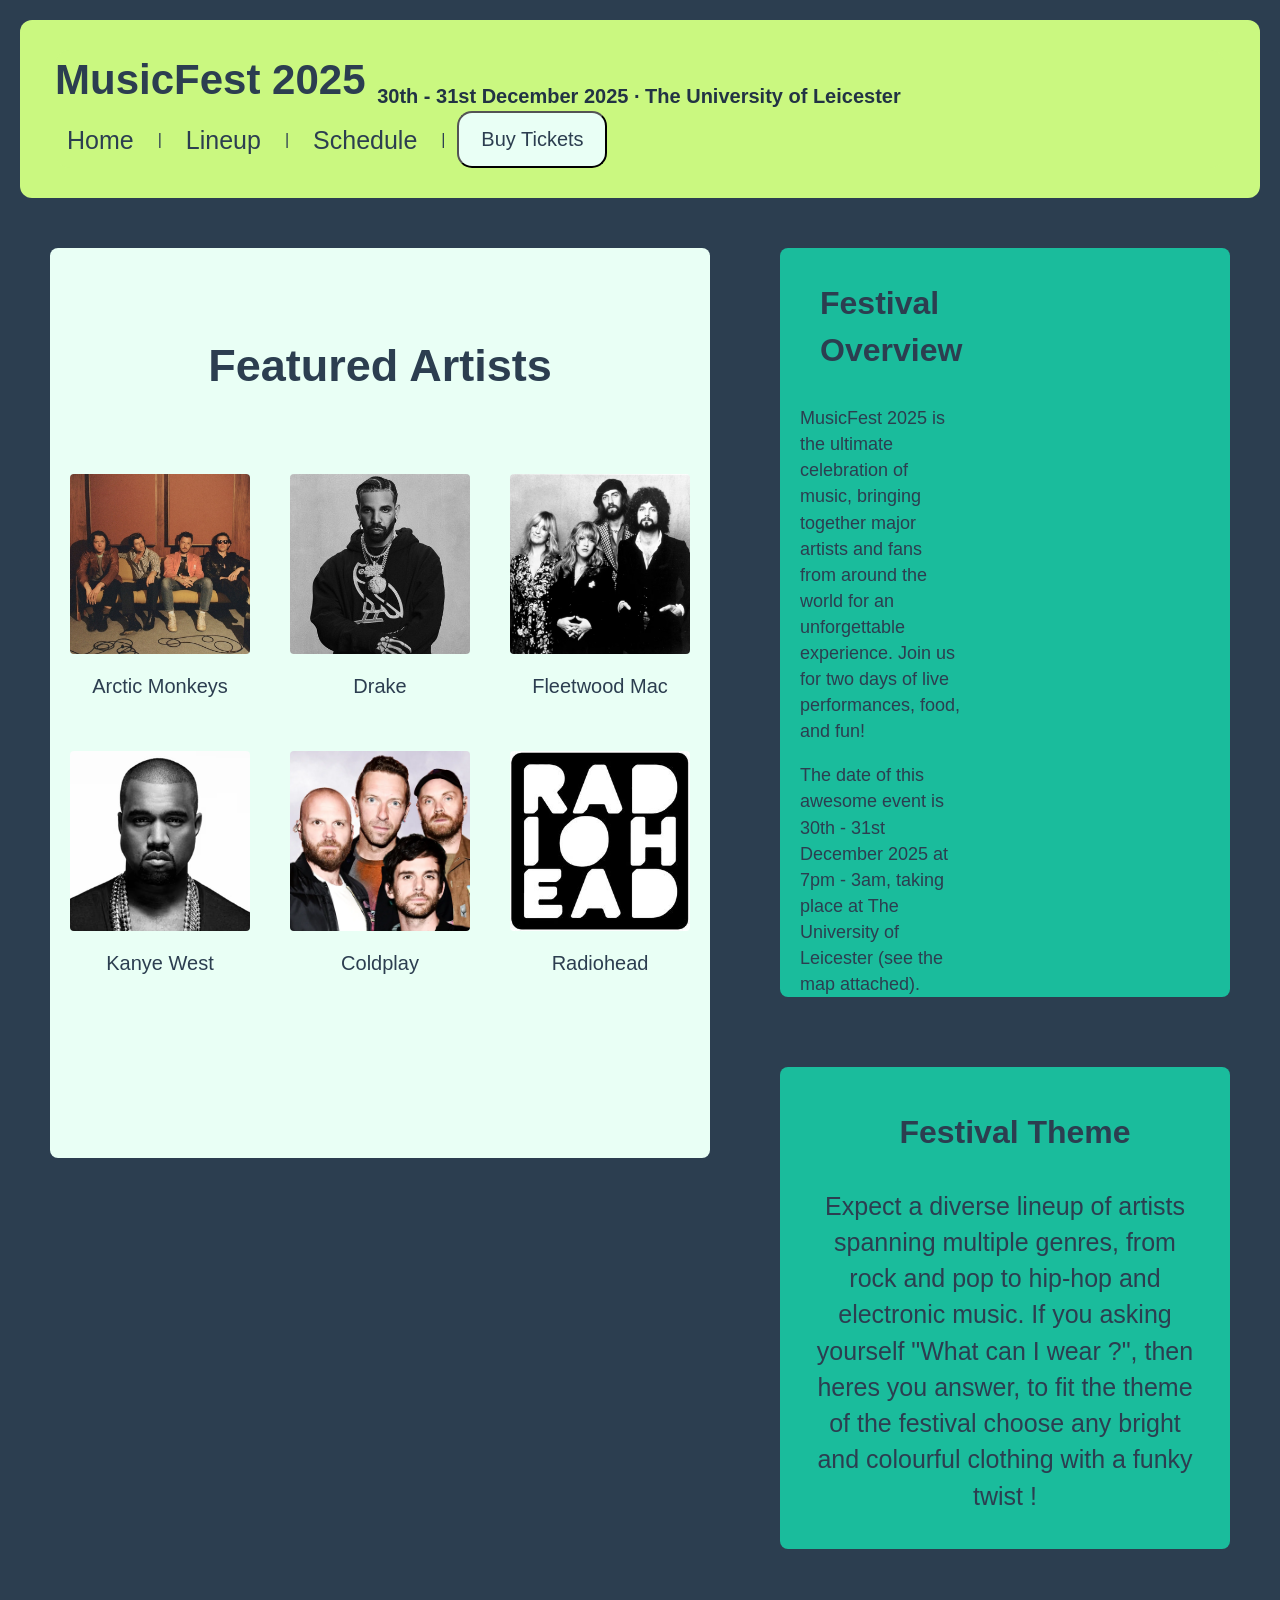
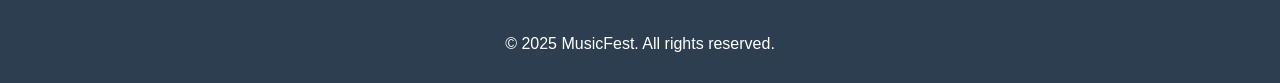
<file: Website/index.HTML>
<!DOCTYPE html>
<html lang = "en">
<head>
    <meta charset="UTF-8">
    <meta name="viewport" content="width=device-width, initial-scale=1">
    <title> MusicFest - Home </title>
    <link rel="stylesheet" href="styles.css">
</head>

<body>
    
        <header class = "site-header">
            <div class = "topbar">
                <h1 class= "site-title"> MusicFest 2025 <sub class = "sub">30th - 31st December 2025 · The University of Leicester</sub></h1>
                
                    <nav class = "main-nav">
                        <a href="index.html"> Home </a> |
                        <a href="lineup.html"> Lineup </a> |
                        <a href="schedule.html"> Schedule </a>|
                        <button onclick="location.href='tickets.html'"> Buy Tickets </button>
                    </nav>
                
            </div>
        </header>
    
    <section class ="main-layout">
        <div class = "right-column"> <!-- Splitting the containers to be formatted into columns -->
            <section>
                <div class = "Artists-Container">
                    <div class = "Artists-Text"> 
                        <h3> Featured Artists </h3>
                        <div class = "gallery">
                            <div class = "artist">
                                <img src="images/arctic_monkeys.jpg" alt="Arctic Monkeys">
                                <p> Arctic Monkeys </p>
                            </div>
                            <div class = "artist">
                                <img src="images/drake.jpg" alt="Drake">
                                <p> Drake </p>
                            </div>
                            <div class = "artist">
                                <img src="images/fleetwood_mac.jpg" alt="Fleetwood Mac" >
                                <p> Fleetwood Mac </p>
                            </div>
                            <div class = "artist">
                                <img src="images/kanye_west.jpg" alt="Kanye West">
                                <p> Kanye West </p>
                            </div>
                            <div class = "artist">
                                <img src="images/coldplay.jpg" alt="Coldplay">
                                <p> Coldplay </p>
                            </div>
                            <div class = "artist">
                                <img src="images/radiohead.jpg" alt="Radiohead">
                                <p> Radiohead </p>
                        </div>
                    </div>
                </div>
            </section>
        </div>
        <div class = "left-column"> <!-- Splitting the containers to be formatted into columns -->
            <section>
                <div class = "Overview-Container">
                    <div class = "Overview-Text">
                        <h3> Festival Overview </h3>
                        <p> MusicFest 2025 is the ultimate celebration of music, bringing together major artists and fans from around the world for an unforgettable experience. Join us for two days of live performances, food, and fun!</p>
                        
                        <p2> The date of this awesome event is 30th - 31st December 2025 at 7pm - 3am, taking place at The University of Leicester (see the map attached).</p2>
                    </div>
                        
                    <iframe src="https://www.google.com/maps/embed?pb=!1m18!1m12!1m3!1d1179.3588842800425!2d-1.1243527281259456!3d52.62113531505915!2m3!1f0!2f0!3f0!3m2!1i1024!2i768!4f13.1!3m3!1m2!1s0x4877612fa55d947f%3A0xf8da17fed74e0044!2sUniversity%20of%20Leicester!5e0!3m2!1sen!2suk!4v1764608103430!5m2!1sen!2suk" style="border:0;" allowfullscreen="" loading="lazy" referrerpolicy="no-referrer-when-downgrade"></iframe>

                </div>
            </section>
    
            <section>
                <div class = "Theme-Container">
                    <div class = "Theme-Text">
                        <h3> Festival Theme </h3>
                        <p>  Expect a diverse lineup of artists spanning multiple genres, from rock and pop to hip-hop and electronic music. If you asking yourself "What can I wear ?", then heres you answer, to fit the theme of the festival choose any bright and colourful clothing with a funky twist !</p>
                    </div>
                </div>
            </section> 
        </div>
    </section> 
    

    <footer>
        <p> &copy; 2025 MusicFest. All rights reserved. </p>
    </footer>
    
    <script src="script.js"></script>
</body>
</html>
</file>
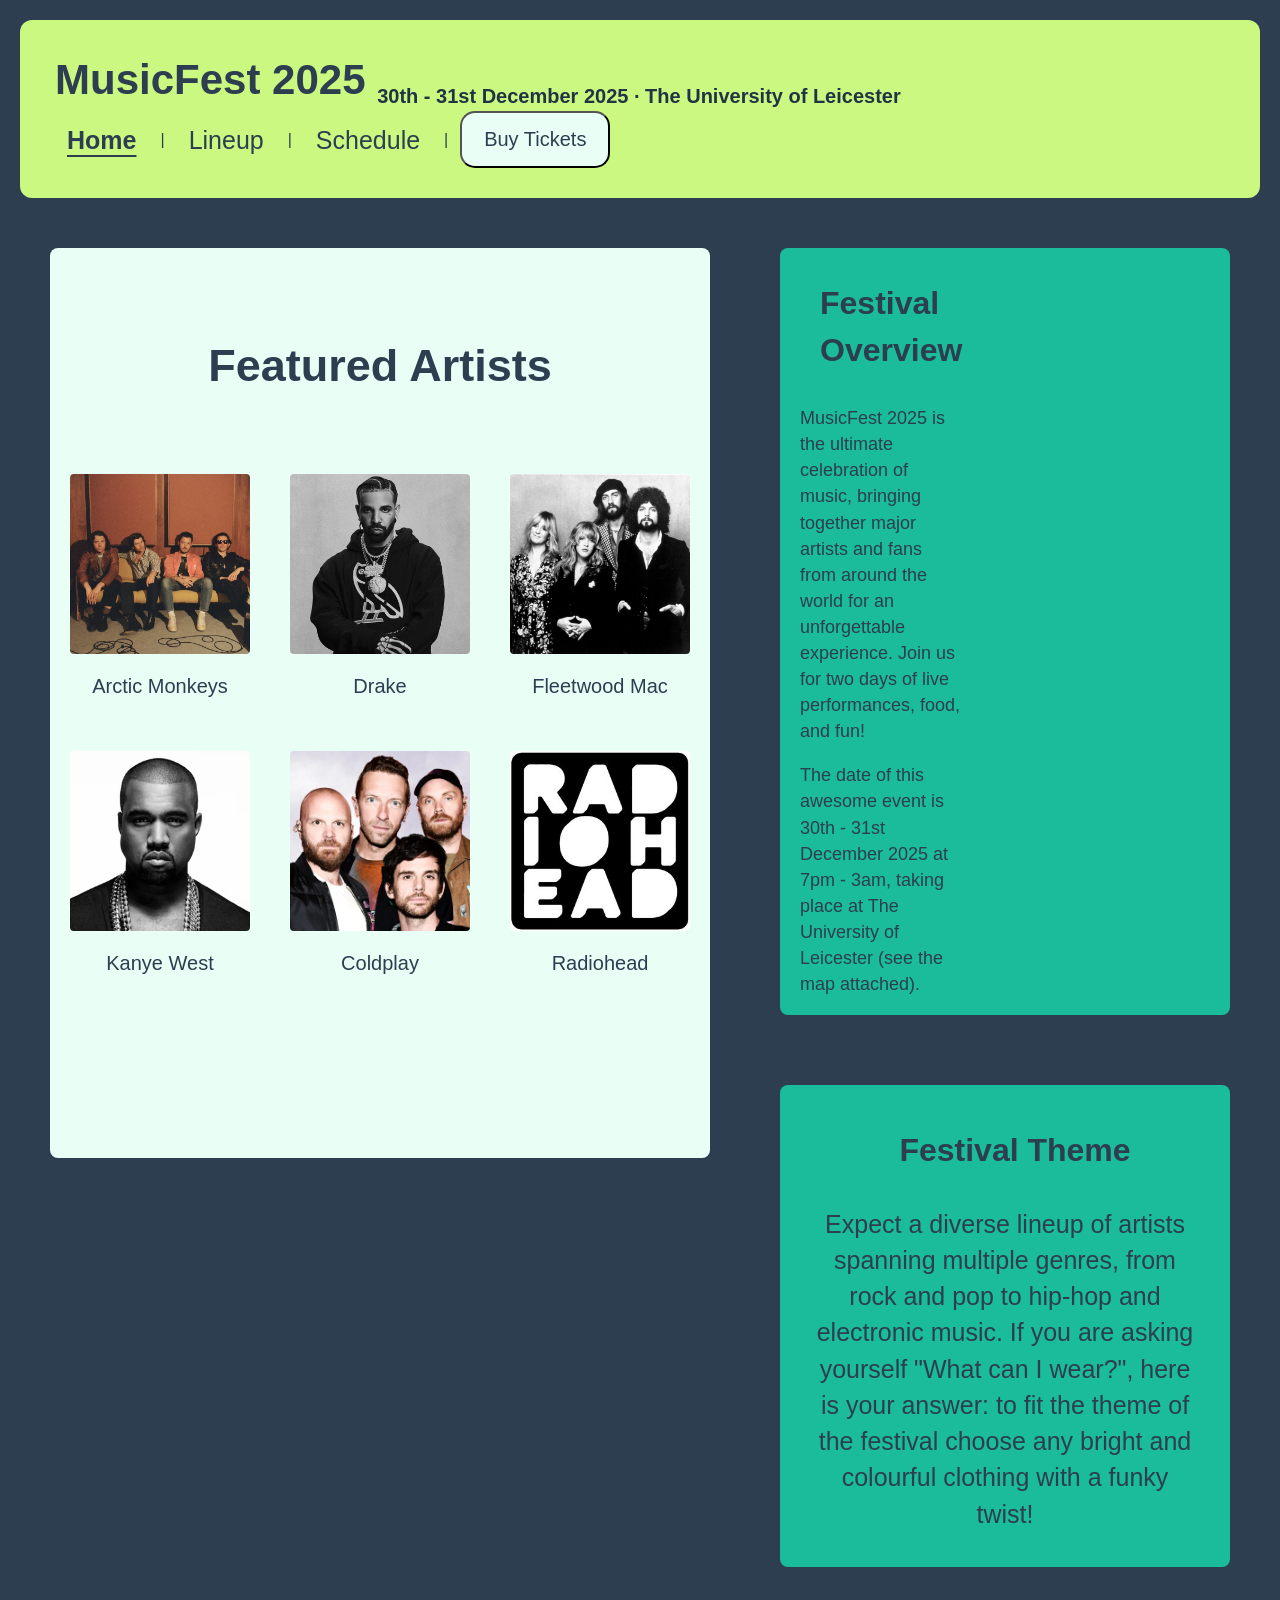
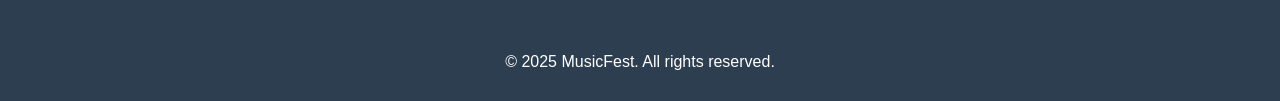
<file: Website/index.html>
<!DOCTYPE html>
<html lang = "en">
<head>
    <meta charset="UTF-8">
    <meta name="viewport" content="width=device-width, initial-scale=1">
    <meta name="description" content="MusicFest 2025: two days of live music at the University of Leicester, 30th - 31st December 2025.">
    <title> MusicFest - Home </title>
    <link rel="stylesheet" href="styles.css">
</head>

<body>
    
        <header class = "site-header">
            <div class = "topbar">
                <h1 class= "site-title"> MusicFest 2025 <sub class = "sub">30th - 31st December 2025 · The University of Leicester</sub></h1>
                
                    <nav class = "main-nav">
                        <a href="index.html" aria-current="page"> Home </a> |
                        <a href="lineup.html"> Lineup </a> |
                        <a href="schedule.html"> Schedule </a>|
                        <button onclick="location.href='tickets.html'"> Buy Tickets </button>
                    </nav>
                
            </div>
        </header>
    
    <section class ="main-layout">
        <div class = "right-column"> <!-- Splitting the containers to be formatted into columns -->
            <section>
                <div class = "Artists-Container">
                    <div class = "Artists-Text"> 
                        <h3> Featured Artists </h3>
                        <div class = "gallery">
                            <div class = "artist">
                                <img src="images/arctic_monkeys.jpg" alt="Arctic Monkeys">
                                <p> Arctic Monkeys </p>
                            </div>
                            <div class = "artist">
                                <img src="images/drake.jpg" alt="Drake">
                                <p> Drake </p>
                            </div>
                            <div class = "artist">
                                <img src="images/fleetwood_mac.jpg" alt="Fleetwood Mac" >
                                <p> Fleetwood Mac </p>
                            </div>
                            <div class = "artist">
                                <img src="images/kanye_west.jpg" alt="Kanye West">
                                <p> Kanye West </p>
                            </div>
                            <div class = "artist">
                                <img src="images/coldplay.jpg" alt="Coldplay">
                                <p> Coldplay </p>
                            </div>
                            <div class = "artist">
                                <img src="images/radiohead.jpg" alt="Radiohead">
                                <p> Radiohead </p>
                            </div>
                        </div>
                    </div>
                </div>
            </section>
        </div>
        <div class = "left-column"> <!-- Splitting the containers to be formatted into columns -->
            <section>
                <div class = "Overview-Container">
                    <div class = "Overview-Text">
                        <h3> Festival Overview </h3>
                        <p> MusicFest 2025 is the ultimate celebration of music, bringing together major artists and fans from around the world for an unforgettable experience. Join us for two days of live performances, food, and fun!</p>
                        
                        <p> The date of this awesome event is 30th - 31st December 2025 at 7pm - 3am, taking place at The University of Leicester (see the map attached).</p>
                    </div>
                        
                    <iframe title="Map of the University of Leicester" src="https://www.google.com/maps/embed?pb=!1m18!1m12!1m3!1d1179.3588842800425!2d-1.1243527281259456!3d52.62113531505915!2m3!1f0!2f0!3f0!3m2!1i1024!2i768!4f13.1!3m3!1m2!1s0x4877612fa55d947f%3A0xf8da17fed74e0044!2sUniversity%20of%20Leicester!5e0!3m2!1sen!2suk!4v1764608103430!5m2!1sen!2suk" style="border:0;" allowfullscreen="" loading="lazy" referrerpolicy="no-referrer-when-downgrade"></iframe>

                </div>
            </section>
    
            <section>
                <div class = "Theme-Container">
                    <div class = "Theme-Text">
                        <h3> Festival Theme </h3>
                        <p>  Expect a diverse lineup of artists spanning multiple genres, from rock and pop to hip-hop and electronic music. If you are asking yourself "What can I wear?", here is your answer: to fit the theme of the festival choose any bright and colourful clothing with a funky twist!</p>
                    </div>
                </div>
            </section> 
        </div>
    </section> 
    

    <footer>
        <p> &copy; 2025 MusicFest. All rights reserved. </p>
    </footer>
    
    <script src="script.js"></script>
</body>
</html>
</file>
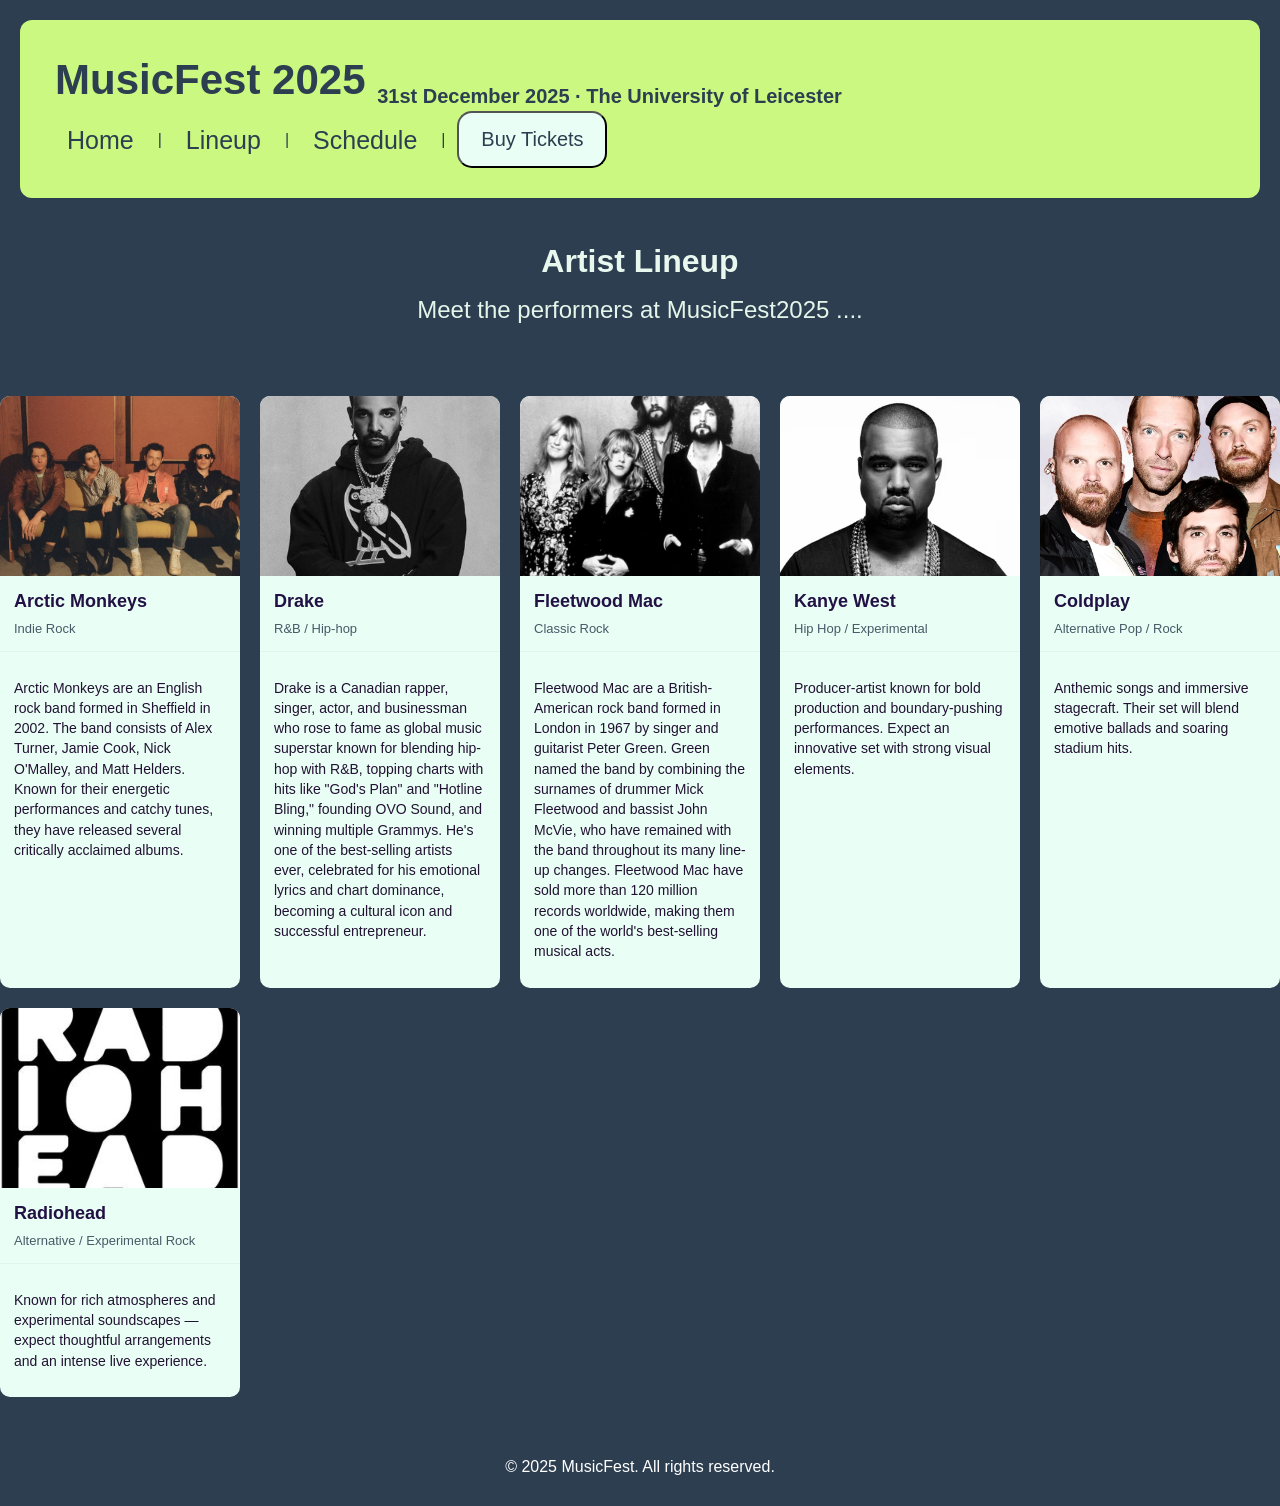
<file: Website/lineup.HTML>
<!DOCTYPE html>
<html lang = "en">
<head>
    <meta charset="UTF-8">
    <meta name="viewport" content="width=device-width, initial-scale=1">
    <title> MusicFest - Lineup </title>
    <link rel="stylesheet" href="styles.css">
</head>

<body>
    <header class = "site-header">
        <div class = "topbar">
            <h1 class= "site-title"> MusicFest 2025 <sub style="font-size: 20px;">31st December 2025 · The University of Leicester</sub></h1>
            <nav class = "main-nav">
                <a href="index.html"> Home </a> |
                <a href="lineup.html"> Lineup </a> |
                <a href="schedule.html"> Schedule </a>|
                <button onclick="location.href='tickets.html'"> Buy Tickets </button>
            </nav>
        </div>
    </header>

    <main>
        <section class ="page-intro">
            <h2> Artist Lineup</h2>
            <p> Meet the performers at MusicFest2025 .... </p>
        </section>

        <section class = "lineup-grid">
            <!-- Figure/article/figcaption used for each individual Artist -->
            <article class = "artist-card" id = "artist-arctic-monkeys">
                <figure>
                    <img src="images/arctic_monkeys.jpg" alt="Arctic Monkeys">
                    <figcaption>
                        <h3> Arctic Monkeys </h3>
                        <p class = "genre"> Indie Rock </p>
                    </figcaption>
                </figure>
                    
                <div class = "bio">
                    <p> Arctic Monkeys are an English rock band formed in Sheffield in 2002. The band consists of Alex Turner, Jamie Cook, Nick O'Malley, and Matt Helders. Known for their energetic performances and catchy tunes, they have released several critically acclaimed albums. </p>
                </div>
            </article>
            
            <article class = "artist-card" id = "artist-drake">
                <figure>
                    <img src="images/drake.jpg" alt="Drake">
                    <figcaption>
                        <h3> Drake </h3>
                        <p class = "genre"> R&B / Hip-hop</p>
                    </figcaption>
                </figure>
                    
                <div class = "bio">
                    <p> Drake is a Canadian rapper, singer, actor, and businessman who rose to fame as global music superstar known for blending hip-hop with R&B, topping charts with hits like "God's Plan" and "Hotline Bling," founding OVO Sound, and winning multiple Grammys. He's one of the best-selling artists ever, celebrated for his emotional lyrics and chart dominance, becoming a cultural icon and successful entrepreneur. </p>
                </div>
            </article>

            <article class = "artist-card" id = "artist-fleetwood-mac">
                <figure>
                    <img src="images/fleetwood_mac.jpg" alt="Fleetwood Mac">
                    <figcaption>
                        <h3> Fleetwood Mac</h3>
                        <p class = "genre"> Classic Rock </p>
                    </figcaption>
                </figure>
                    
                <div class = "bio">
                    <p> Fleetwood Mac are a British-American rock band formed in London in 1967 by singer and guitarist Peter Green. Green named the band by combining the surnames of drummer Mick Fleetwood and bassist John McVie, who have remained with the band throughout its many line-up changes. Fleetwood Mac have sold more than 120 million records worldwide, making them one of the world's best-selling musical acts.</p>
                </div>
            </article>

            <article class="artist-card" id="artist-kanye-west">
                <figure>
                    <img src="images/kanye_west.jpg" alt="Kanye West portrait" />
                    <figcaption>
                        <h3>Kanye West</h3>
                        <p class="genre">Hip Hop / Experimental</p>
                    </figcaption>
                </figure>

                <div class="bio">
                  <p>Producer-artist known for bold production and boundary-pushing performances. Expect an innovative set with strong visual elements.</p>
                </div>
            </article>

            <article class="artist-card" id="artist-coldplay">
                <figure>
                    <img src="images/coldplay.jpg" alt="Coldplay live" />
                    <figcaption>
                        <h3>Coldplay</h3>
                        <p class="genre">Alternative Pop / Rock</p>
                    </figcaption>
                </figure>
                
                <div class="bio">
                  <p>Anthemic songs and immersive stagecraft. Their set will blend emotive ballads and soaring stadium hits.</p>
                </div>
              </article>

              <article class="artist-card" id="artist-radiohead">
                <figure>
                    <img src="images/radiohead.jpg" alt="Radiohead on stage" />
                    <figcaption>
                        <h3>Radiohead</h3>
                        <p class="genre">Alternative / Experimental Rock</p>
                    </figcaption>
                </figure>
                
                <div class="bio">
                  <p>Known for rich atmospheres and experimental soundscapes — expect thoughtful arrangements and an intense live experience.</p>
                </div>
              </article>
        </section>
    </main>
    
    <footer>
        <p> &copy; 2025 MusicFest. All rights reserved. </p>
    </footer>

    <script src="script.js"></script>
</body>
</html>
</file>
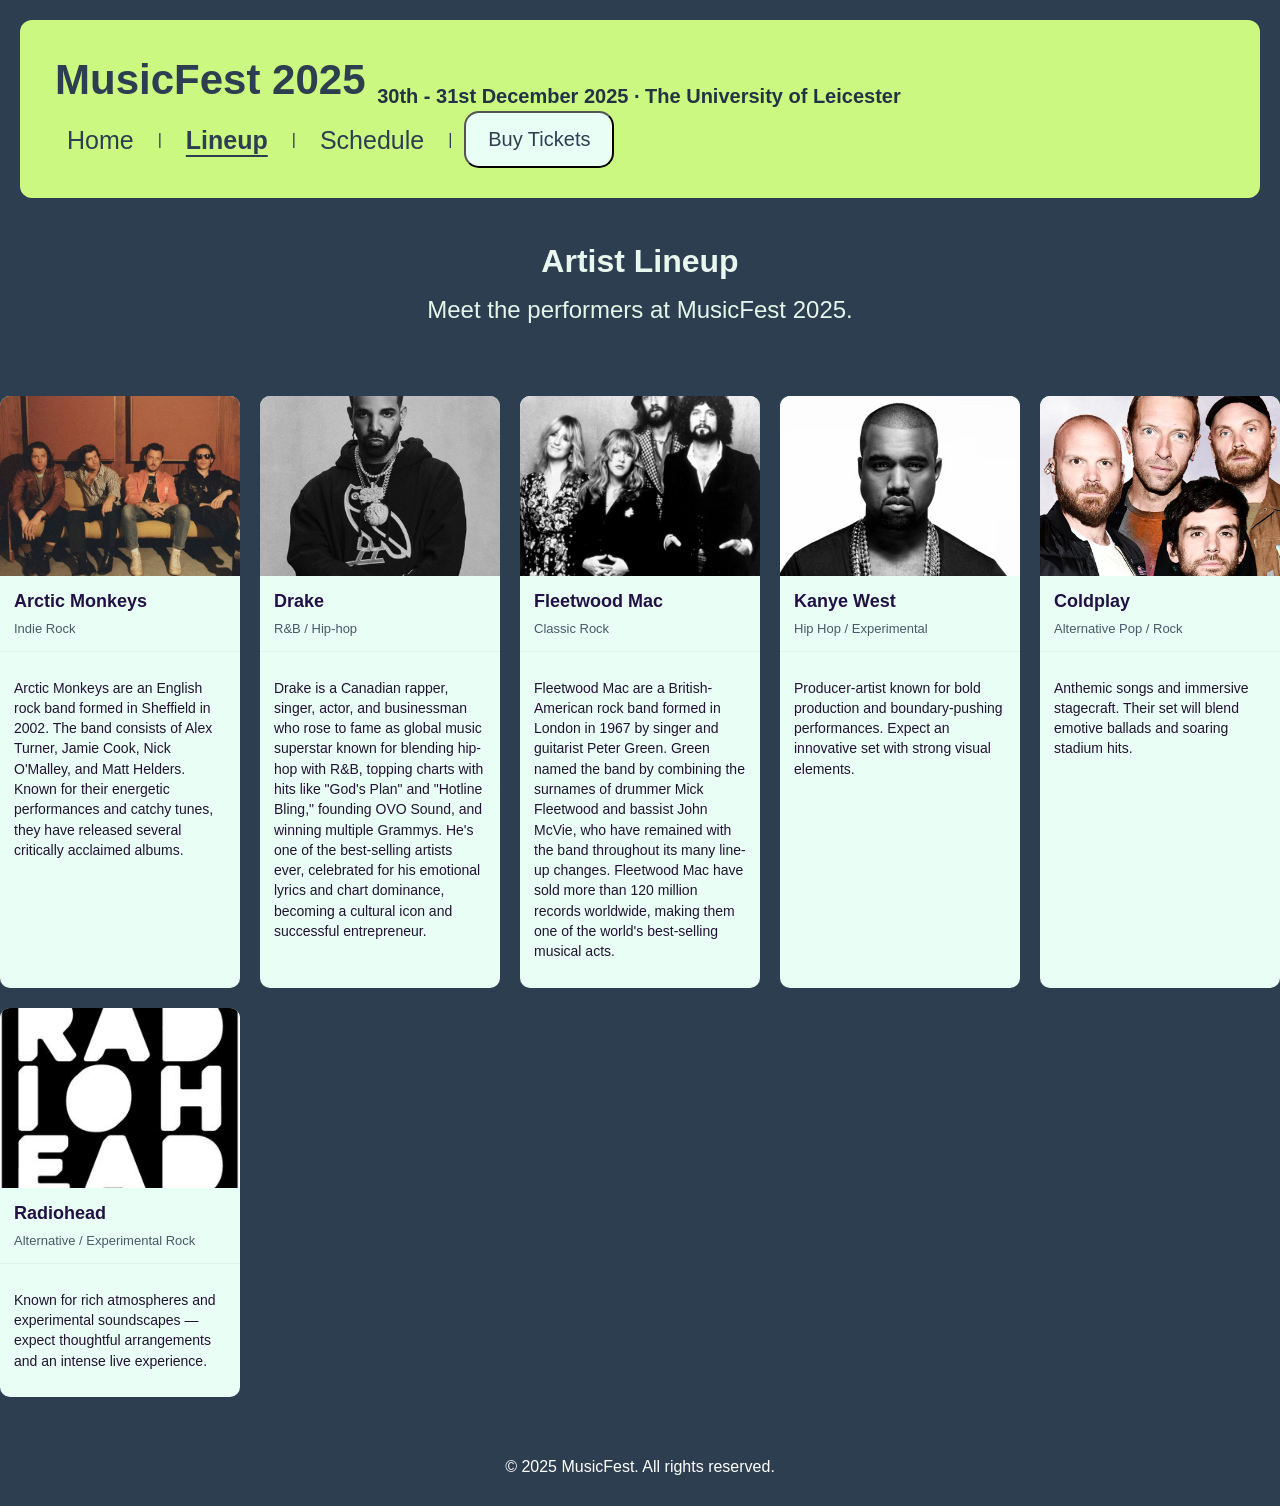
<file: Website/lineup.html>
<!DOCTYPE html>
<html lang = "en">
<head>
    <meta charset="UTF-8">
    <meta name="viewport" content="width=device-width, initial-scale=1">
    <meta name="description" content="Meet the artists performing at MusicFest 2025.">
    <title> MusicFest - Lineup </title>
    <link rel="stylesheet" href="styles.css">
</head>

<body>
    <header class = "site-header">
        <div class = "topbar">
            <h1 class= "site-title"> MusicFest 2025 <sub class = "sub">30th - 31st December 2025 · The University of Leicester</sub></h1>
            <nav class = "main-nav">
                <a href="index.html"> Home </a> |
                <a href="lineup.html" aria-current="page"> Lineup </a> |
                <a href="schedule.html"> Schedule </a>|
                <button onclick="location.href='tickets.html'"> Buy Tickets </button>
            </nav>
        </div>
    </header>

    <main>
        <section class ="page-intro">
            <h2> Artist Lineup</h2>
            <p> Meet the performers at MusicFest 2025. </p>
        </section>

        <section class = "lineup-grid">
            <!-- Figure/article/figcaption used for each individual Artist -->
            <article class = "artist-card" id = "artist-arctic-monkeys">
                <figure>
                    <img src="images/arctic_monkeys.jpg" alt="Arctic Monkeys">
                    <figcaption>
                        <h3> Arctic Monkeys </h3>
                        <p class = "genre"> Indie Rock </p>
                    </figcaption>
                </figure>
                    
                <div class = "bio">
                    <p> Arctic Monkeys are an English rock band formed in Sheffield in 2002. The band consists of Alex Turner, Jamie Cook, Nick O'Malley, and Matt Helders. Known for their energetic performances and catchy tunes, they have released several critically acclaimed albums. </p>
                </div>
            </article>
            
            <article class = "artist-card" id = "artist-drake">
                <figure>
                    <img src="images/drake.jpg" alt="Drake">
                    <figcaption>
                        <h3> Drake </h3>
                        <p class = "genre"> R&B / Hip-hop</p>
                    </figcaption>
                </figure>
                    
                <div class = "bio">
                    <p> Drake is a Canadian rapper, singer, actor, and businessman who rose to fame as global music superstar known for blending hip-hop with R&B, topping charts with hits like "God's Plan" and "Hotline Bling," founding OVO Sound, and winning multiple Grammys. He's one of the best-selling artists ever, celebrated for his emotional lyrics and chart dominance, becoming a cultural icon and successful entrepreneur. </p>
                </div>
            </article>

            <article class = "artist-card" id = "artist-fleetwood-mac">
                <figure>
                    <img src="images/fleetwood_mac.jpg" alt="Fleetwood Mac">
                    <figcaption>
                        <h3> Fleetwood Mac</h3>
                        <p class = "genre"> Classic Rock </p>
                    </figcaption>
                </figure>
                    
                <div class = "bio">
                    <p> Fleetwood Mac are a British-American rock band formed in London in 1967 by singer and guitarist Peter Green. Green named the band by combining the surnames of drummer Mick Fleetwood and bassist John McVie, who have remained with the band throughout its many line-up changes. Fleetwood Mac have sold more than 120 million records worldwide, making them one of the world's best-selling musical acts.</p>
                </div>
            </article>

            <article class="artist-card" id="artist-kanye-west">
                <figure>
                    <img src="images/kanye_west.jpg" alt="Kanye West portrait" />
                    <figcaption>
                        <h3>Kanye West</h3>
                        <p class="genre">Hip Hop / Experimental</p>
                    </figcaption>
                </figure>

                <div class="bio">
                  <p>Producer-artist known for bold production and boundary-pushing performances. Expect an innovative set with strong visual elements.</p>
                </div>
            </article>

            <article class="artist-card" id="artist-coldplay">
                <figure>
                    <img src="images/coldplay.jpg" alt="Coldplay live" />
                    <figcaption>
                        <h3>Coldplay</h3>
                        <p class="genre">Alternative Pop / Rock</p>
                    </figcaption>
                </figure>
                
                <div class="bio">
                  <p>Anthemic songs and immersive stagecraft. Their set will blend emotive ballads and soaring stadium hits.</p>
                </div>
              </article>

              <article class="artist-card" id="artist-radiohead">
                <figure>
                    <img src="images/radiohead.jpg" alt="Radiohead on stage" />
                    <figcaption>
                        <h3>Radiohead</h3>
                        <p class="genre">Alternative / Experimental Rock</p>
                    </figcaption>
                </figure>
                
                <div class="bio">
                  <p>Known for rich atmospheres and experimental soundscapes — expect thoughtful arrangements and an intense live experience.</p>
                </div>
              </article>
        </section>
    </main>
    
    <footer>
        <p> &copy; 2025 MusicFest. All rights reserved. </p>
    </footer>

    <script src="script.js"></script>
</body>
</html>
</file>
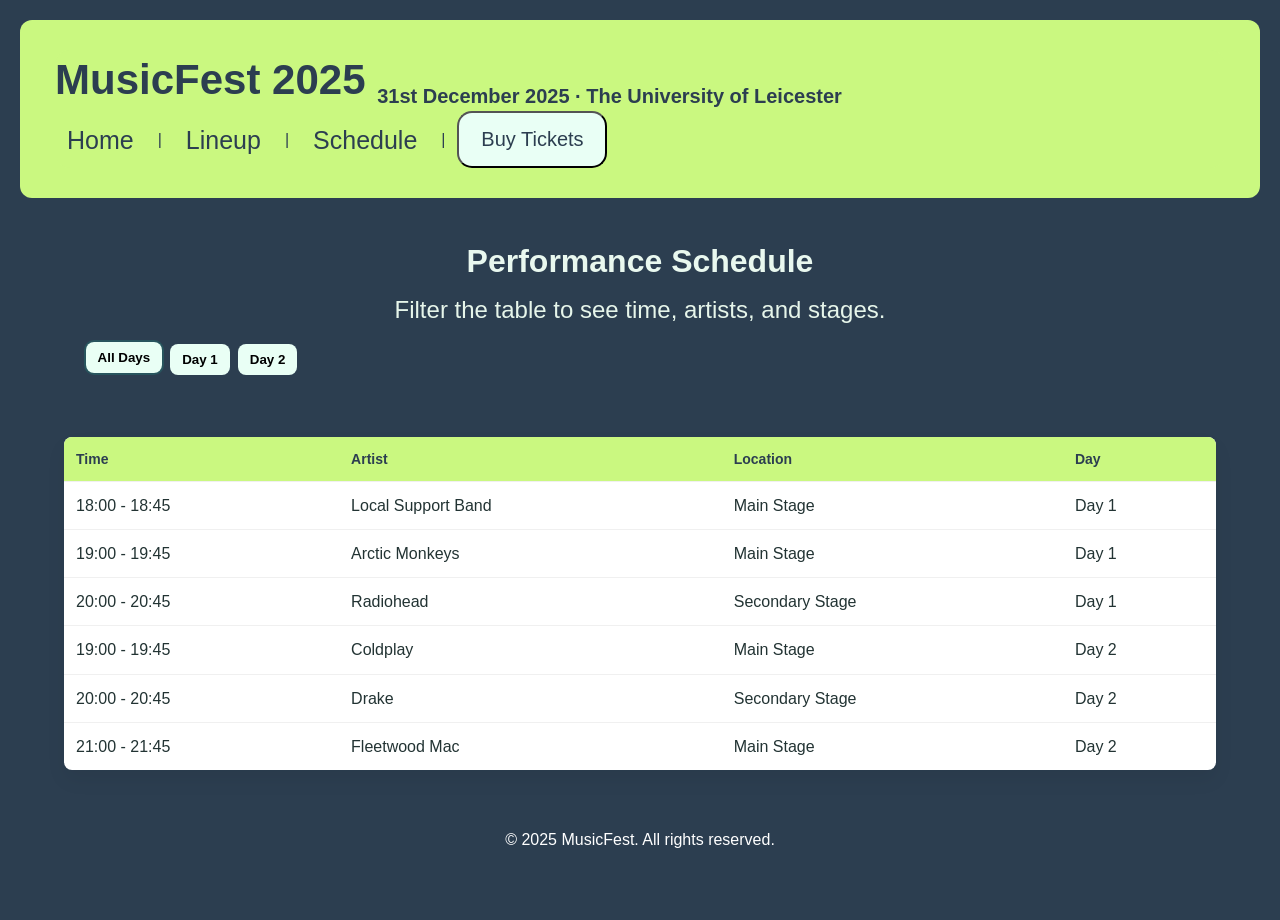
<file: Website/schedule.HTML>
<!DOCTYPE html>
<html lang = "en">
<head>
  <meta charset="UTF-8">
  <meta name="viewport" content="width=device-width, initial-scale=1">
  <title> MusicFest - Schedule </title>
  <link rel="stylesheet" href="styles.css">
</head>

<body>
  <header class = "site-header">
    <div class = "topbar">
      <h1 class= "site-title"> MusicFest 2025 <sub style="font-size: 20px;">31st December 2025 · The University of Leicester</sub></h1>
      <nav class = "main-nav">
        <a href="index.html"> Home </a> |
        <a href="lineup.html"> Lineup </a> |
        <a href="schedule.html"> Schedule </a>|
        <button onclick="location.href='tickets.html'"> Buy Tickets </button>
      </nav>
    </div>
  </header>
    
  <main>
    <section class ="page-intro">
        <h2> Performance Schedule </h2>
        <p> Filter the table to see time, artists, and stages.</p>

        <div class="filter-buttons" role="tablist" aria-label="Filter by day">
            <button class="filter-btn" data-day="all" aria-selected="true">All Days</button>
            <button class="filter-btn" data-day="day1">Day 1</button>
            <button class="filter-btn" data-day="day2">Day 2</button>
        </div>
    </section>

    <section class="schedule-section">
      <table class="schedule-table" id="schedule-table">

        <thead>
          <tr>
            <th scope="col">Time</th>
            <th scope="col">Artist</th>
            <th scope="col">Location</th>
            <th scope="col">Day</th>
          </tr>
        </thead>

        <tbody>
          <!-- Day 1 Performing Artists -->
          <tr day ="day1">
            <td>18:00 - 18:45</td>
            <td>Local Support Band</td>
            <td>Main Stage</td>
            <td>Day 1</td>
          </tr>
          <tr day ="day1">
            <td>19:00 - 19:45</td>
            <td>Arctic Monkeys</td>
            <td>Main Stage</td>
            <td>Day 1</td>
          </tr>
          <tr day ="day1">
            <td>20:00 - 20:45</td>
            <td>Radiohead</td>
            <td>Secondary Stage</td>
            <td>Day 1</td>
          </tr>

            <!-- Day 2 Performing Artists -->
          <tr data-day="day2">
            <td>19:00 - 19:45</td>
            <td>Coldplay</td>
            <td>Main Stage</td>
            <td>Day 2</td>
          </tr>
          <tr data-day="day2">
            <td>20:00 - 20:45</td>
            <td>Drake</td>
            <td>Secondary Stage</td>
            <td>Day 2</td>
          </tr>
          <tr data-day="day2">
            <td>21:00 - 21:45</td>
            <td>Fleetwood Mac</td>
            <td>Main Stage</td>
            <td>Day 2</td>
          </tr>
        </tbody>
      </table>
    </section>
  </main>

  <footer>
    <p> &copy; 2025 MusicFest. All rights reserved. </p>
  </footer>

  <script src="script.js"></script>
</body>
</html>
</file>
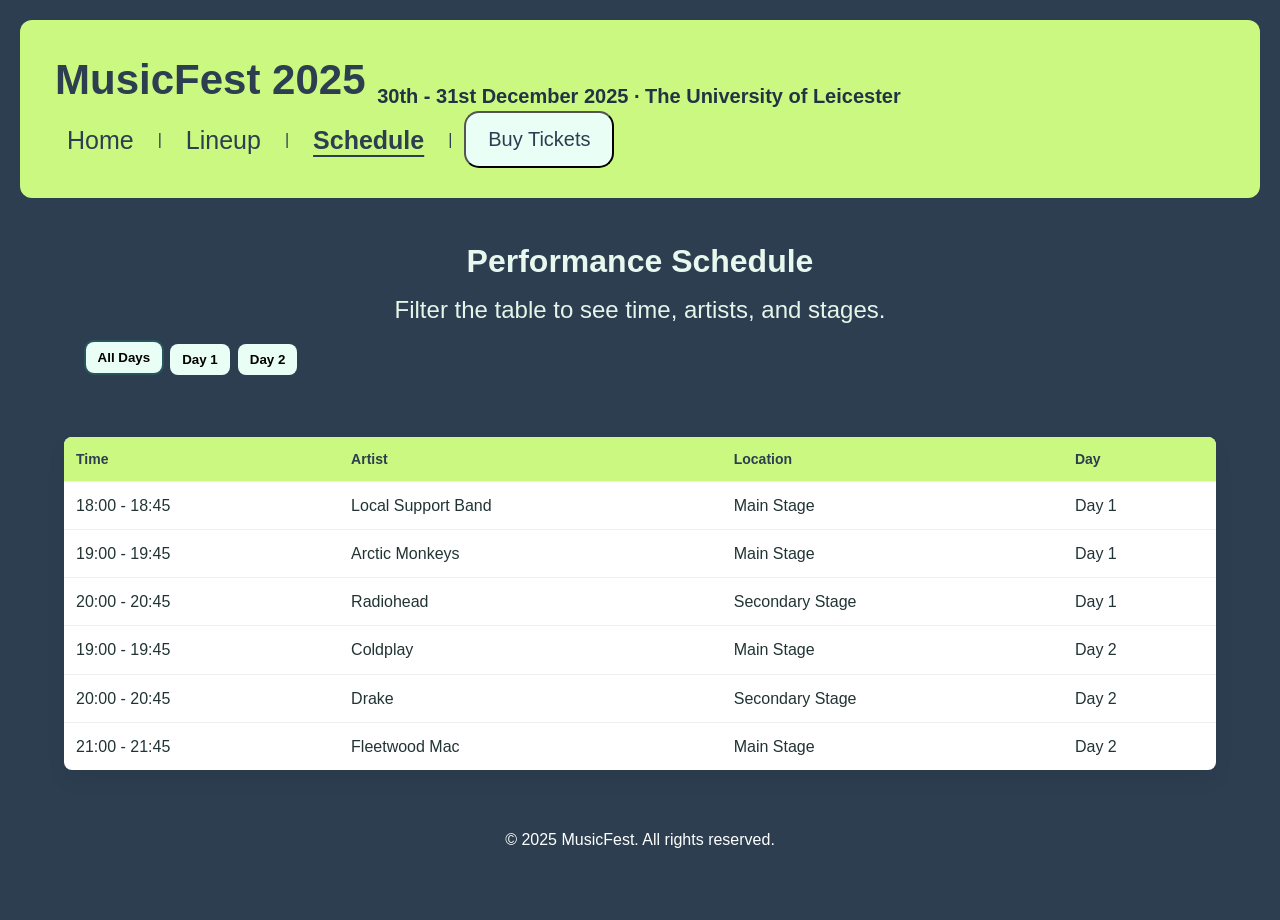
<file: Website/schedule.html>
<!DOCTYPE html>
<html lang = "en">
<head>
  <meta charset="UTF-8">
  <meta name="viewport" content="width=device-width, initial-scale=1">
    <meta name="description" content="Performance times and stages for both days of MusicFest 2025.">
  <title> MusicFest - Schedule </title>
  <link rel="stylesheet" href="styles.css">
</head>

<body>
  <header class = "site-header">
    <div class = "topbar">
      <h1 class= "site-title"> MusicFest 2025 <sub class = "sub">30th - 31st December 2025 · The University of Leicester</sub></h1>
      <nav class = "main-nav">
        <a href="index.html"> Home </a> |
        <a href="lineup.html"> Lineup </a> |
        <a href="schedule.html" aria-current="page"> Schedule </a>|
        <button onclick="location.href='tickets.html'"> Buy Tickets </button>
      </nav>
    </div>
  </header>
    
  <main>
    <section class ="page-intro">
        <h2> Performance Schedule </h2>
        <p> Filter the table to see time, artists, and stages.</p>

        <div class="filter-buttons" role="tablist" aria-label="Filter by day">
            <button class="filter-btn" data-day="all" aria-selected="true">All Days</button>
            <button class="filter-btn" data-day="day1">Day 1</button>
            <button class="filter-btn" data-day="day2">Day 2</button>
        </div>
    </section>

    <section class="schedule-section">
      <table class="schedule-table" id="schedule-table">

        <thead>
          <tr>
            <th scope="col">Time</th>
            <th scope="col">Artist</th>
            <th scope="col">Location</th>
            <th scope="col">Day</th>
          </tr>
        </thead>

        <tbody>
          <!-- Day 1 Performing Artists -->
          <tr data-day="day1">
            <td>18:00 - 18:45</td>
            <td>Local Support Band</td>
            <td>Main Stage</td>
            <td>Day 1</td>
          </tr>
          <tr data-day="day1">
            <td>19:00 - 19:45</td>
            <td>Arctic Monkeys</td>
            <td>Main Stage</td>
            <td>Day 1</td>
          </tr>
          <tr data-day="day1">
            <td>20:00 - 20:45</td>
            <td>Radiohead</td>
            <td>Secondary Stage</td>
            <td>Day 1</td>
          </tr>

            <!-- Day 2 Performing Artists -->
          <tr data-day="day2">
            <td>19:00 - 19:45</td>
            <td>Coldplay</td>
            <td>Main Stage</td>
            <td>Day 2</td>
          </tr>
          <tr data-day="day2">
            <td>20:00 - 20:45</td>
            <td>Drake</td>
            <td>Secondary Stage</td>
            <td>Day 2</td>
          </tr>
          <tr data-day="day2">
            <td>21:00 - 21:45</td>
            <td>Fleetwood Mac</td>
            <td>Main Stage</td>
            <td>Day 2</td>
          </tr>
        </tbody>
      </table>
    </section>
  </main>

  <footer>
    <p> &copy; 2025 MusicFest. All rights reserved. </p>
  </footer>

  <script src="script.js"></script>
</body>
</html>
</file>
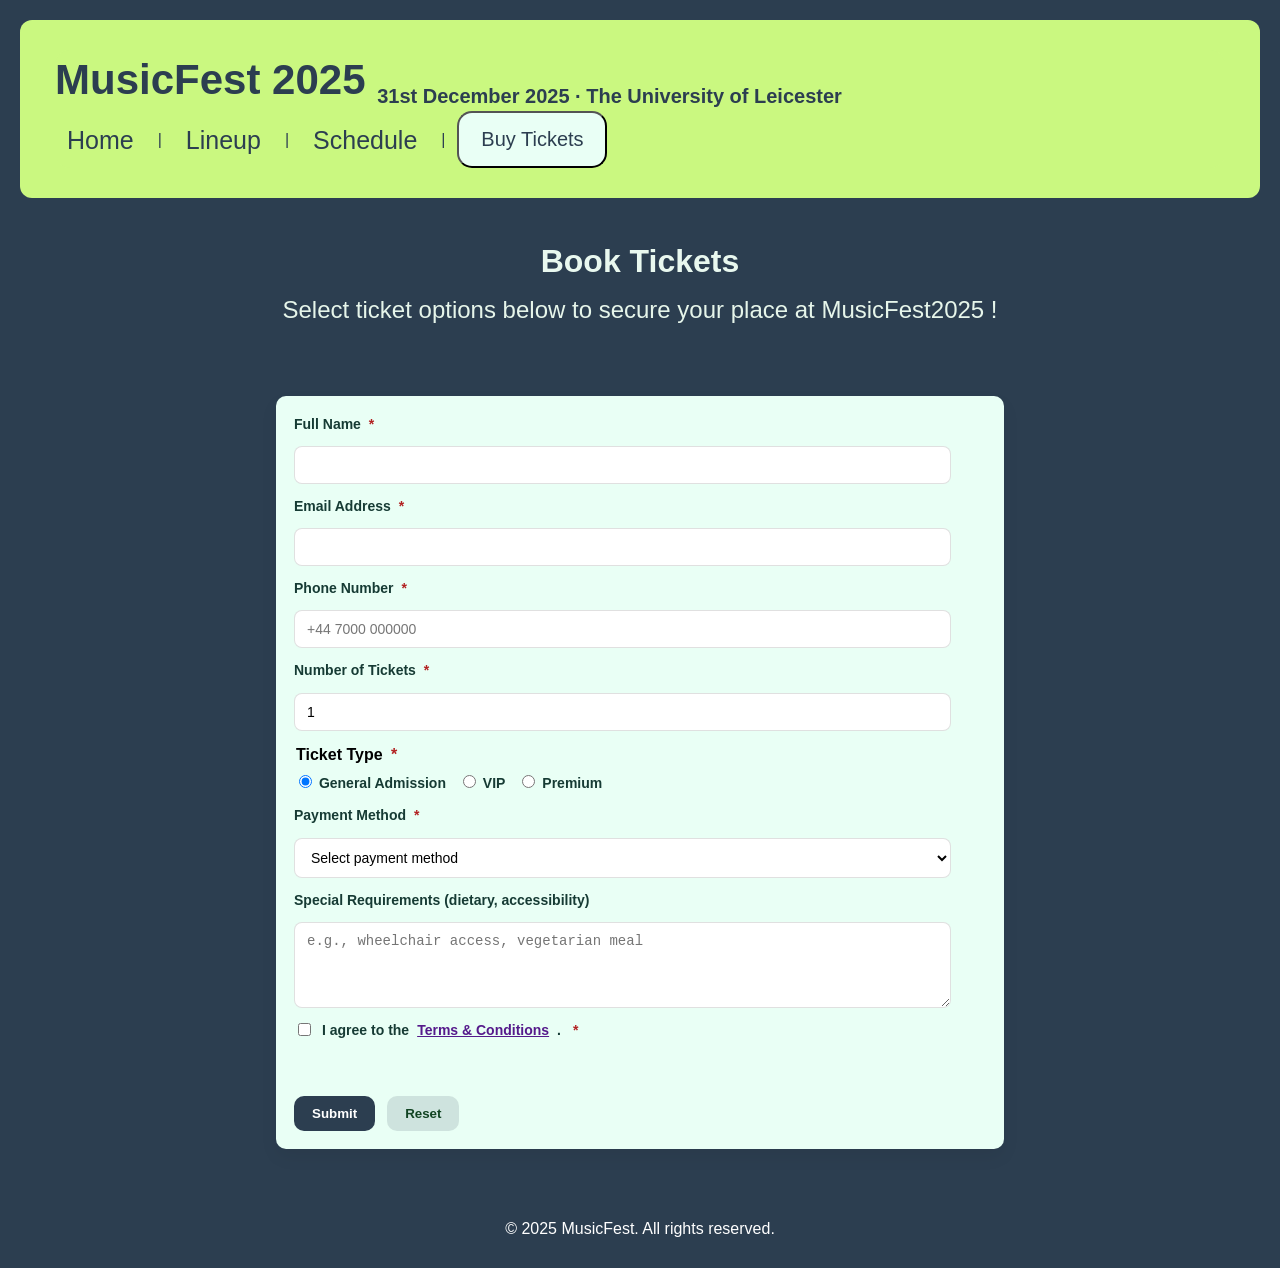
<file: Website/tickets.HTML>
<!DOCTYPE html>
<html lang = "en">
<head>
    <meta charset="UTF-8">
    <meta name="viewport" content="width=device-width, initial-scale=1">
    <title> MusicFest - Tickets </title>
    <link rel="stylesheet" href="styles.css">
</head>

<body>

  <header class = "site-header">
    <div class = "topbar">
      <h1 class= "site-title"> MusicFest 2025 <sub style="font-size: 20px;">31st December 2025 · The University of Leicester</sub></h1>
        <nav class = "main-nav">
            <a href="index.html"> Home </a> |
            <a href="lineup.html"> Lineup </a> |
            <a href="schedule.html"> Schedule </a>|
            <button onclick="location.href='tickets.html'"> Buy Tickets </button>
        </nav>
    </div>
  </header>
    
  <main>
    <section class ="page-intro">
      <h2> Book Tickets</h2>
      <p> Select ticket options below to secure your place at MusicFest2025 !</p>
    </section>

    <section class="form-section">
      <form id="ticket-form" novalidate>

        <!-- Full Name -->
        <label for="fullname">Full Name <span class="required">*</span></label>
        <input id="fullname" name="fullname" type="text" required maxlength="100" />

        <!-- Email -->
        <label for="email">Email Address <span class="required">*</span></label>
        <input id="email" name="email" type="email" required />

        <!-- Phone Number -->
        <label for="phone">Phone Number <span class="required">*</span></label>
        <input id="phone" name="phone" type="tel" pattern="^\+?[0-9\s\-]{7,15}$" placeholder="+44 7000 000000" required />

        <!-- Number of tickets -->
        <label for="quantity">Number of Tickets <span class="required">*</span></label>
        <input id="quantity" name="quantity" type="number" min="1" max="10" value="1" required />

        <!-- Ticket type -->
        <fieldset>
          <legend>Ticket Type <span class="required">*</span></legend>
          <label><input type="radio" name="type" value="General" checked /> General Admission</label>
          <label><input type="radio" name="type" value="VIP" /> VIP</label>
          <label><input type="radio" name="type" value="Premium" /> Premium</label>
        </fieldset>

        <!-- Payment method -->
        <label for="payment">Payment Method <span class="required">*</span></label>
        <select id="payment" name="payment" required>
          <option value="">Select payment method</option>
          <option value="credit">Credit Card</option>
          <option value="debit">Debit Card</option>
          <option value="paypal">PayPal</option>
        </select>

        <!-- Special requirements -->
        <label for="special">Special Requirements (dietary, accessibility)</label>
        <textarea id="special" name="special" rows="4" maxlength="500" placeholder="e.g., wheelchair access, vegetarian meal"></textarea>

        <!-- Terms & Consitions-->
        <label class="terms">
          <input id="terms" name="terms" type="checkbox" required />
          I agree to the <a href="" target="_blank" rel="noopener">Terms & Conditions</a>. <span class="required">*</span>
        </label>
          
        <!-- Validation messages -->
        <div id="form-messages" aria-live="polite"></div>

        <!-- Buttons -->
        <div class="form-actions">
          <button type="submit" id="submit-btn">Submit</button>
          <button type="reset" id="reset-btn">Reset</button>
        </div>

      </form>
    </section>
  </main>


  <footer>
    <p> &copy; 2025 MusicFest. All rights reserved. </p>
  </footer>

  <script src="script.js"></script>
</body>
</html>
</file>
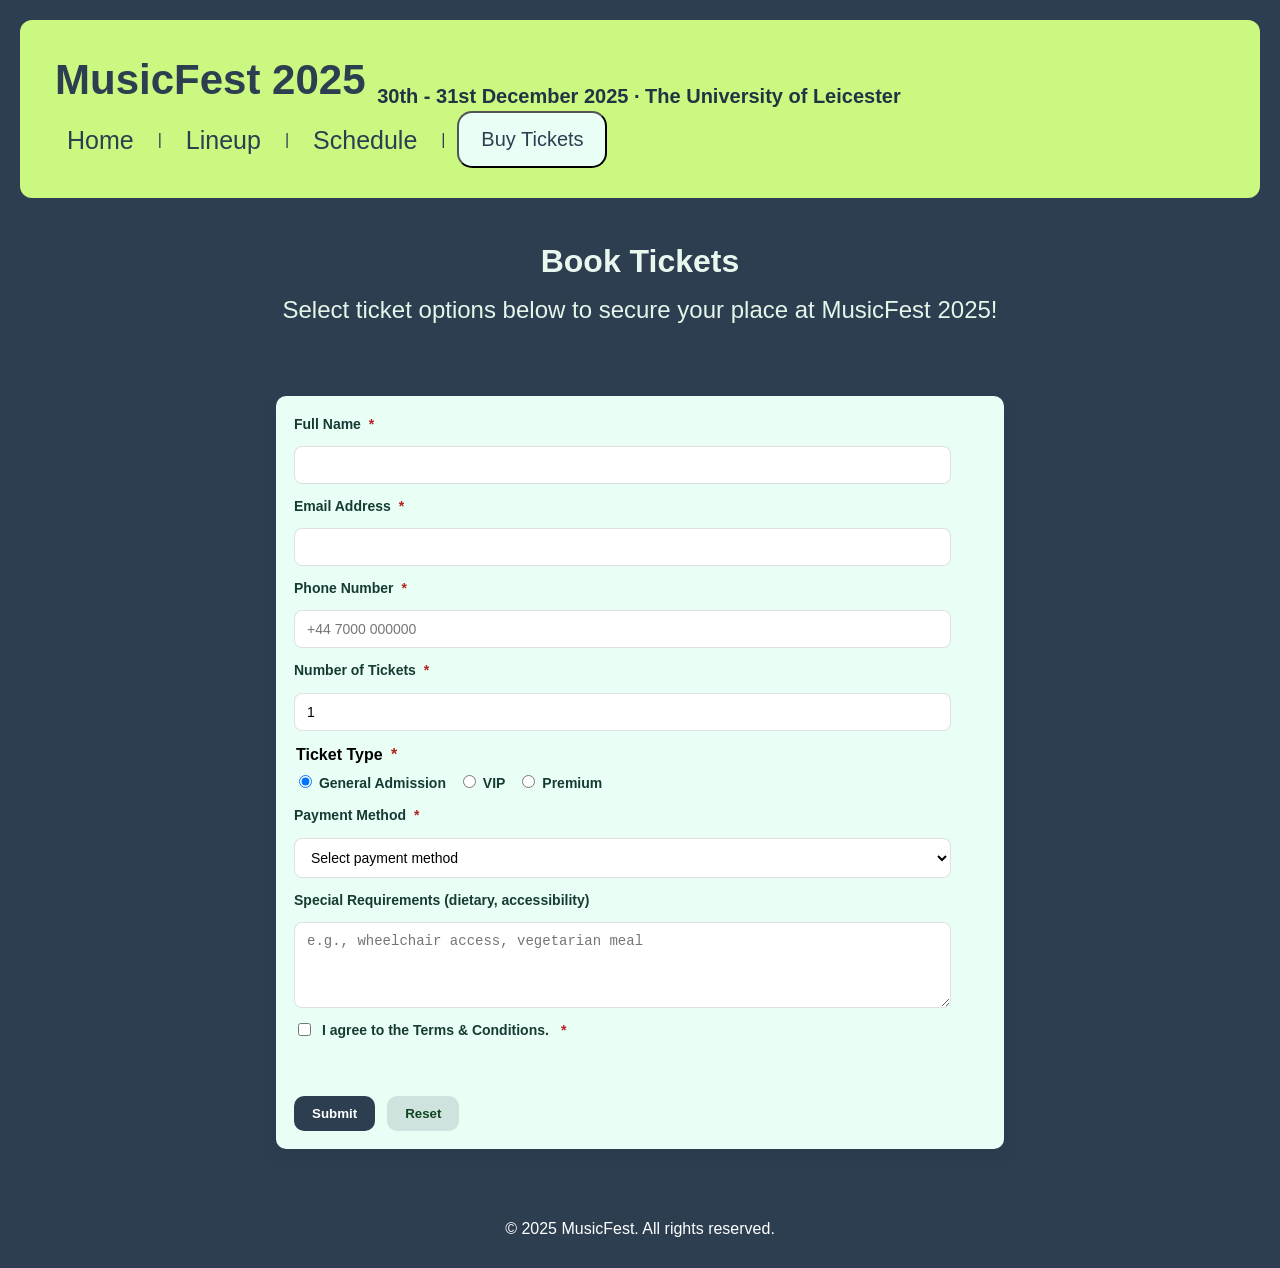
<file: Website/tickets.html>
<!DOCTYPE html>
<html lang = "en">
<head>
    <meta charset="UTF-8">
    <meta name="viewport" content="width=device-width, initial-scale=1">
    <meta name="description" content="Book General, VIP or Premium tickets for MusicFest 2025.">
    <title> MusicFest - Tickets </title>
    <link rel="stylesheet" href="styles.css">
</head>

<body>

  <header class = "site-header">
    <div class = "topbar">
      <h1 class= "site-title"> MusicFest 2025 <sub class = "sub">30th - 31st December 2025 · The University of Leicester</sub></h1>
        <nav class = "main-nav">
            <a href="index.html"> Home </a> |
            <a href="lineup.html"> Lineup </a> |
            <a href="schedule.html"> Schedule </a>|
            <button onclick="location.href='tickets.html'"> Buy Tickets </button>
        </nav>
    </div>
  </header>
    
  <main>
    <section class ="page-intro">
      <h2> Book Tickets</h2>
      <p> Select ticket options below to secure your place at MusicFest 2025!</p>
    </section>

    <section class="form-section">
      <form id="ticket-form" novalidate>

        <!-- Full Name -->
        <label for="fullname">Full Name <span class="required">*</span></label>
        <input id="fullname" name="fullname" type="text" required maxlength="100" />

        <!-- Email -->
        <label for="email">Email Address <span class="required">*</span></label>
        <input id="email" name="email" type="email" required />

        <!-- Phone Number -->
        <label for="phone">Phone Number <span class="required">*</span></label>
        <input id="phone" name="phone" type="tel" pattern="^\+?[0-9\s\-]{7,15}$" placeholder="+44 7000 000000" required />

        <!-- Number of tickets -->
        <label for="quantity">Number of Tickets <span class="required">*</span></label>
        <input id="quantity" name="quantity" type="number" min="1" max="10" value="1" required />

        <!-- Ticket type -->
        <fieldset>
          <legend>Ticket Type <span class="required">*</span></legend>
          <label><input type="radio" name="type" value="General" checked /> General Admission</label>
          <label><input type="radio" name="type" value="VIP" /> VIP</label>
          <label><input type="radio" name="type" value="Premium" /> Premium</label>
        </fieldset>

        <!-- Payment method -->
        <label for="payment">Payment Method <span class="required">*</span></label>
        <select id="payment" name="payment" required>
          <option value="">Select payment method</option>
          <option value="credit">Credit Card</option>
          <option value="debit">Debit Card</option>
          <option value="paypal">PayPal</option>
        </select>

        <!-- Special requirements -->
        <label for="special">Special Requirements (dietary, accessibility)</label>
        <textarea id="special" name="special" rows="4" maxlength="500" placeholder="e.g., wheelchair access, vegetarian meal"></textarea>

        <!-- Terms & Conditions -->
        <label class="terms">
          <input id="terms" name="terms" type="checkbox" required />
          I agree to the Terms &amp; Conditions. <span class="required">*</span>
        </label>
          
        <!-- Validation messages -->
        <div id="form-messages" aria-live="polite"></div>

        <!-- Buttons -->
        <div class="form-actions">
          <button type="submit" id="submit-btn">Submit</button>
          <button type="reset" id="reset-btn">Reset</button>
        </div>

      </form>
    </section>
  </main>


  <footer>
    <p> &copy; 2025 MusicFest. All rights reserved. </p>
  </footer>

  <script src="script.js"></script>
</body>
</html>
</file>
<file: Website/styles.css>
/* ------------- Shared Styles (Across All Pages) -------------- */
*, *::before, *::after{box-sizing: border-box;}
html,body{height: 100%;}
body{
    margin: 0;
    font-family: Arial, Helvetica, sans-serif;
    background-color: #2C3E50 ;
    -webkit-font-smoothing: antialiased;
    -moz-osx-font-smoothing: grayscale;
    line-height: 1.45;
}

/*Header Styles*/
.site-header{
    padding: 10px 15px;
    background-color: #caf880;
    border-radius: 12px;
    margin: 20px;
   }

.topbar{
    display: flex;
    justify-content: space-between;
    margin: 20px;
    background-color: #caf880;
    border-radius: 15px;
    flex-wrap: wrap;
    align-items: center;
}

.topbar h1{
    margin: 0;
}
.site-title {
    margin: 0;
    font-size: 42px;
    color: #2C3E50;
  }
.site-title .sub{font-size: 20px; color: #234; }

/* Navigation Styles */
.main-nav{
    display: flex;
    gap: 12px;
    align-items: center;
    color: #2C3E50;
}

.main-nav a{
    color:#2C3E50;
    text-decoration: none;
    font-size: 25px;
    font-family: Arial, sans-serif;
    padding: 8px 12px;
    border-radius: 8px;
    transition: background 0.18s, transform 0.12s;
}
.main-nav a:hover{background:rgba(44,62,80,0.06); transform: translateY(-2px);}
.main-nav a:active{background:rgba(44,62,80,0.12); font-weight: 700;}
.main-nav a[aria-current="page"]{font-weight: 700; text-decoration: underline; text-underline-offset: 6px;}

.topbar button{
    background-color:#E9FFF5;
    color: #2C3E50;
    border-radius: 15px;
    height:auto;
    width: 150px;
    padding: 15px;
    font-size: 20px;
    font-family: Arial, sans-serif;
    margin-right: 10px;
}
/* Page Layout Styles */
.main{
    max-width: 1200px;
    margin: 22px auto;
    padding: 0 18px 60px;
}
.page-intro {
    text-align: center;
    padding: 20px 24px;
    margin-bottom: 32px;
}
.page-intro h2 { margin: 0 0 8px; color: #E9F8EF; font-size: 32px;}
.page-intro p { margin: 0 0 16px; color: #E6F5EA; font-size: 24px}

/* Responsiveness */
@media (max-width: 900px) {
    .topbar { flex-direction: column; align-items: flex-start; gap: 12px; }
    .main-nav { width: 100%; justify-content: flex-start; gap: 8px; flex-wrap: wrap; }
    .artist-card img { height: 200px; }
    form#ticket-form { padding: 14px; }
}

/* Footer Styles */
footer{
    
    color: white;
    text-align: center;
    font-family: Arial, sans-serif;
    padding: 12px 0;
    margin-top: 30px;
}

/* ------------------- Home Page Styles -------------------*/

.main-layout{
    display: flex;
    gap: 20px;
    margin: 25px ;
}

/* All Right Column Styles */

.right-column{flex:1;}

.Artists-Container{
    width : 100%;
    max-width: fit-content;
    min-height : 910px;
    background-color: #E9FFF5;
    margin: 25px ;
    border-radius: 8px;
}
.Artists-Text{
    font-family: Arial, sans-serif;
    margin: 10px ;
    padding: 10px;
    padding-top: 40px;
    color: #2C3E50;
    font-size: 20px;
}
.Artists-Text h3{font-size: 45px; text-align: center;}

.gallery{
    display: grid;
    grid-template-columns: repeat(3,180px);
    gap: 30px 40px;
    justify-content: center;
    margin-top: 75px;
}

.artist{text-align: center;}
.artist img{
    width: 180px;
    height: 180px;
    object-fit: cover;
    border-radius: 4px;

}
.artist p{text-align: center; margin-top: 10px;}

/* All Left Column Styles */
.left-column{
    min-width: 0;
    flex:2;
    gap: 20px;
    display: flex;
    flex-direction: column;
}

.left-column .Overview-Container, .left-column .Theme-Container, .right-column .Artists-Container{
    width: auto;
}

iframe{
    max-width: 100%;
    flex-shrink: 1;
    min-width: 0;
    padding: 20px;
    height:300px;
    width :300px ;
}

.Overview-Container{
    font-family: Arial, sans-serif;
    width : 100%;
    min-height : 500px;
    background-color: #1ABC9C;
    margin: 25px;
    display: flex;
    align-items: flex-start;
    gap : 20px;
    border-radius: 8px;
    
}
.Overview-Text{
    font-family: Arial, sans-serif;
    margin-left: 20px;
    flex: 1;
    color: #2C3E50;
    font-size: 18px;
}

.Overview-Text h3{font-size: 32px; margin-left: 20px;}

.Theme-Container{
    font-family: Arial, sans-serif;
    width : auto;
    min-height : 340px;
    background-color: #1ABC9C;
    margin: 25px ;
    border-radius: 8px;
}

.Theme-Text{
    font-family: Arial, sans-serif;
    margin: 25px ;
    padding: 10px;
    color: #2C3E50;
    font-size: 25px;
    text-align: center;
}

.Theme-Text h3{font-size: 32px; margin-left: 20px;}

/* ---------------------Lineup Page Styles -------------------*/

.lineup-grid {
    display: grid;
    grid-template-columns: repeat(auto-fit, minmax(240px, 1fr));
    gap: 20px;
  }
  .artist-card {
    background: #E9FFF5;
    border-radius: 10px;
    overflow: hidden;
    display: flex;
    flex-direction: column;
    transition: transform 0.18s, box-shadow 0.18s;
  }
  .artist-card:hover { transform: translateY(-6px); box-shadow: 0 10px 20px rgba(0,0,0,0.12); }
  .artist-card figure { margin: 0; }
  .artist-card img {
    width: 100%;
    height: 180px;
    object-fit: cover;
    display: block;
  }
  .artist-card figcaption {
    padding: 12px 14px;
    border-bottom: 1px solid rgba(0,0,0,0.04);
  }
  .artist-card h3 { margin: 0 0 6px; font-size: 18px; color: #214; }
  .artist-card .genre { font-size: 13px; margin: 0; color: #2C3E50; opacity: 0.85; }
  .artist-card .bio { padding: 12px 14px; font-size: 14px; color: #213; }

  /*----------------- Tickets Page Styles ------------------*/

  .form-section {
    max-width: 760px;
    margin: 0 auto 40px;
    padding: 0 16px;
  }
  form#ticket-form {
    background: #E9FFF5;
    border-radius: 10px;
    padding: 18px;
    display: grid;
    gap: 12px;
    box-shadow: 0 8px 18px rgba(0,0,0,0.06);
    width: 100%;
  }

  /*Inputs*/

  label { font-weight: 600; font-size: 14px; color: #163B34; }
  input[type="text"], input[type="email"], input[type="tel"], input[type="number"], select, textarea {
    width: 95%;
    padding: 10px 12px;
    border-radius: 8px;
    border: 1px solid rgba(0,0,0,0.12);
    font-size: 14px;
    background: #fff;
  }
  input:focus, select:focus, textarea:focus {
    outline: 2px solid rgba(27,188,155,0.18);
    border-color: rgba(27,188,155,0.45);
  }
  
  /*Fieldset*/ 

  fieldset { border: none; padding: 0; margin: 0; display: flex; gap: 12px; flex-wrap: wrap; }
  legend { font-weight: 700; margin-bottom: 6px; }
  
  /*Terms*/
  label.terms { display: flex; align-items: center; gap: 8px; font-size: 14px; }
  
  /*Buttons*/
  .form-actions { display: flex; gap: 12px; align-items: center; }
  button[type="submit"], button[type="reset"], .main-nav a.button {
    background: #2C3E50;
    color: #fff;
    padding: 10px 18px;
    border: none;
    border-radius: 10px;
    cursor: pointer;
    font-weight: 700;
    transition: transform 0.12s, opacity 0.12s;
  }
  button[type="reset"] { background: rgba(44,62,80,0.14); color: #142; font-weight: 600; }
  button:hover { transform: translateY(-3px); opacity: 0.98; }
  
  /*Form Messages*/
  #form-messages { padding: 8px 10px; border-radius: 8px; min-height: 32px; font-weight: 700; }
  #form-messages.error { background: #FFE8E8; color: #8E1B1B; }
  #form-messages.success { background: #E9FFF5; color: #0B6A3E; }
  
  .required { color: #B22222; margin-left: 4px; }

  /*--------------- Schedule Page ---------------*/

  .filter-buttons { margin: 10px 0 ; display: flex; gap: 8px; flex-wrap: wrap; margin-left: 5%;  }
  .filter-btn {
    padding: 8px 12px;
    border-radius: 8px;
    border: none;
    background: #E9FFF5;
    cursor: pointer;
    font-weight: 700;
  }
  .filter-btn[aria-selected="true"], .filter-btn:focus { outline: 2px solid rgba(27,188,155,0.18); transform: translateY(-2px);}
  
  .schedule-table {
    width: 90%;
    border-collapse: collapse;
    background: #fff;
    border-radius: 8px;
    overflow: hidden;
    box-shadow: 0 10px 20px rgba(0,0,0,0.06);
    margin-left: 5%;
  }
  .schedule-table thead th {
    background: #caf880;
    text-align: left;
    padding: 12px;
    font-size: 14px;
    color: #2C3E50;
  }
  .schedule-table tbody td {
    padding: 12px;
    border-top: 1px solid rgba(0,0,0,0.06);
    color: #233;
  }

/* Small screens: stack the home page columns (kept last so it overrides the page styles above) */
@media (max-width: 900px) {
    .site-title { font-size: 32px; }
    .site-title .sub { display: block; font-size: 16px; margin-top: 6px; }
    .main-nav a { font-size: 20px; }
    .main-layout { flex-direction: column; margin: 12px; }
    .Artists-Container, .Overview-Container, .Theme-Container { margin: 12px 0; min-height: 0; }
    .Artists-Container { max-width: none; }
    .gallery { grid-template-columns: repeat(auto-fit, minmax(130px, 1fr)); gap: 20px; margin-top: 24px; }
    .artist img { width: 100%; height: auto; aspect-ratio: 1; }
    .Overview-Container { flex-direction: column; }
    iframe { width: 100%; }
    .Theme-Text { margin: 12px; font-size: 20px; }
    .Artists-Text h3 { font-size: 32px; }
    .schedule-section { overflow-x: auto; }
}
</file>
